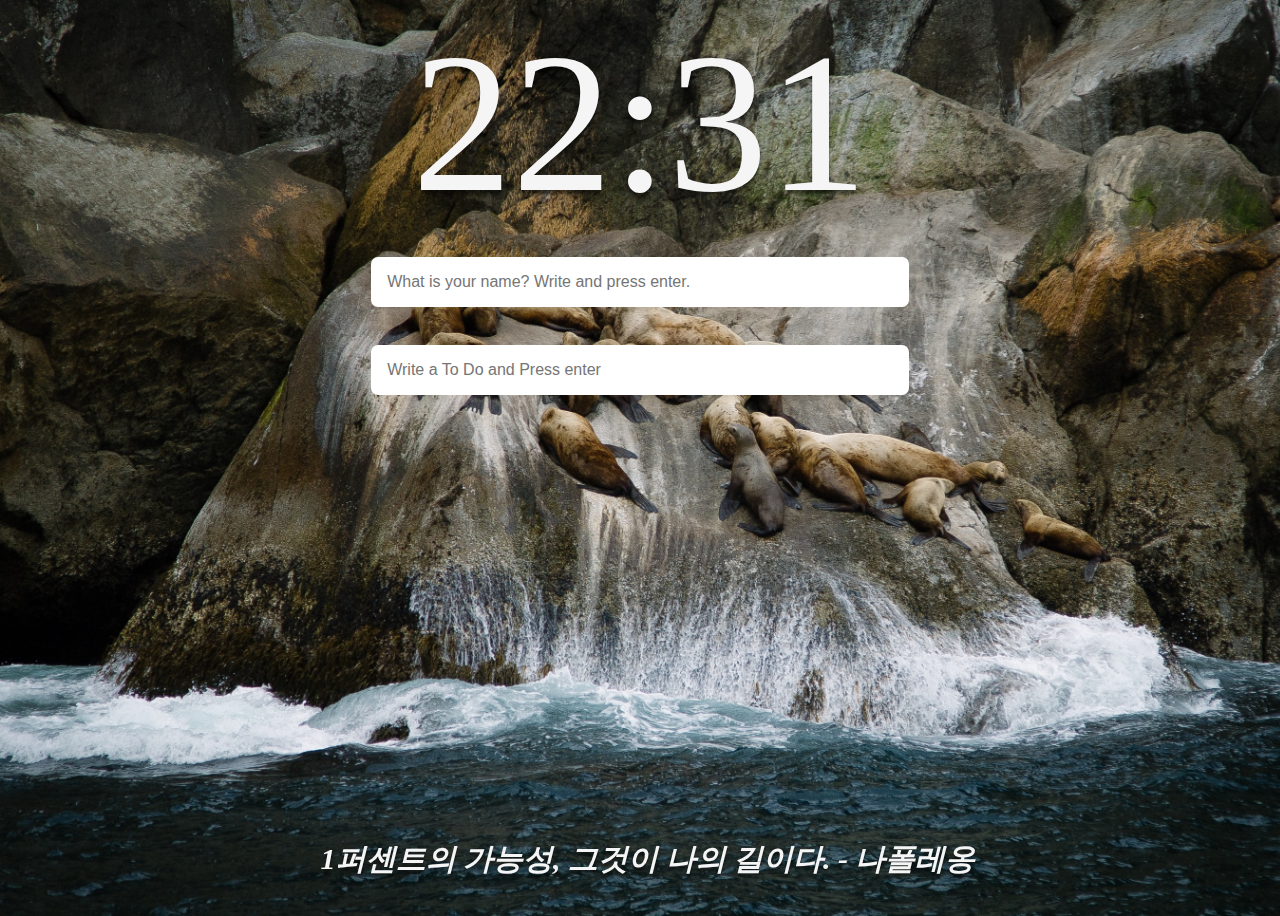
<file: Home/index.html>
<!DOCTYPE html>
<html lang="en">
<head>
    <meta charset="UTF-8">
    <meta http-equiv="X-UA-Compatible" content="IE=edge">
    <meta name="viewport" content="width=device-width, initial-scale=1.0">
    <link rel="stylesheet" href="css/style.css" />
    <title>Momentum</title>
</head>
<body>
    <div class="clock_style">
        <span id="clock">00:00:00</span>
    </div>
    <div id="weather" class="weather_style">
        <span></span>
        <span></span>
    </div>
    <div class="form_align">
        <form id="login-form" class="hidden">
            <input required maxlength="15" type="text" id="name" placeholder="What is your name? Write and press enter." class="name_style" />
            <!-- <input type="submit" class="button-62" value="Log In" /> -->
        </form>
    </div>
    <h1 id="greeting" class="hidden print_name"></h1>

    <div class="form_align">
        <form id="todo-form">
            <input type="text" placeholder="Write a To Do and Press enter" required class="todo_input_style" />
        </form>
        
    </div>
    <div class="form_align">
        <div class="left_align">
            <ul id="todo-list" class="todo_font_style"></ul>
        </div>
    </div>
    <div id="quotes" class="footer">
        <span></span>
        <span></span>
    </div>
    <script src="js/weather.js"></script>
    <script src="js/quotes.js"></script>
    <script src="js/background.js"></script>
    <script src="js/greetings.js"></script>
    <script src="js/clock.js"></script>
    <script src="js/todo.js"></script>
    
</body>
</html>
</file>
<file: Home/css/style.css>
/* body {
    height: 100vh;
    background-image: url("../img/0.jpg");
    background-image: no-repeat;
    background-size: cover;
} */

.hidden {
    display: none;
}

.weather_style {
    font-family:Georgia, 'Times New Roman', Times, serif;
    font-style: italic;
    font-size: 20px;
    color:whitesmoke;
    text-align: center;
    text-shadow: 0px 4px 3px rgba(0,0,0,0.4), 0px 8px 13px rgba(0,0,0,0.1), 0px 18px 23px rgba(0,0,0,0.1);
    margin: 20px;
}

.clock_style {
    font-family: Georgia, 'Times New Roman', Times, serif;
    font-size: 200px;
    color: whitesmoke;
    text-align: center;
    text-shadow: 0px 4px 3px rgba(0,0,0,0.4), 0px 8px 13px rgba(0,0,0,0.1), 0px 18px 23px rgba(0,0,0,0.1);
}

.footer {
    position: fixed;
    bottom: 20px;
    width: 100%;
    text-align: center;
    color: whitesmoke;
    font-family: Georgia, 'Times New Roman', Times, serif;
    font-size: 30px;
    font-style: italic;
    font-weight: bold;
    text-shadow: 0px 4px 3px rgba(0,0,0,0.4), 0px 8px 13px rgba(0,0,0,0.1), 0px 18px 23px rgba(0,0,0,0.1);
}

.name_style {
    width: 40%;
    border: 0;
    border-radius: 7px;
    outline: 0;
    font-size: 16px;
    padding: 1em; 
}

.form_align {
    text-align: center;
}

.left_align {
    text-align: left;
    margin-left: 30%;
}

.button-62 {
    background: linear-gradient(to bottom right, #EF4765, #FF9A5A);
    border: 0;
    border-radius: 12px;
    color: #FFFFFF;
    cursor: pointer;
    display: inline-block;
    font-family: -apple-system,system-ui,"Segoe UI",Roboto,Helvetica,Arial,sans-serif;
    font-size: 16px;
    font-weight: 500;
    line-height: 2.5;
    outline: transparent;
    padding: 0 1rem;
    text-align: center;
    text-decoration: none;
    transition: box-shadow .2s ease-in-out;
    user-select: none;
    -webkit-user-select: none;
    touch-action: manipulation;
    white-space: nowrap;
    height: 50px;
  }
  
  .button-62:not([disabled]):focus {
    box-shadow: 0 0 .25rem rgba(0, 0, 0, 0.5), -.125rem -.125rem 1rem rgba(239, 71, 101, 0.5), .125rem .125rem 1rem rgba(255, 154, 90, 0.5);
  }
  
  .button-62:not([disabled]):hover {
    box-shadow: 0 0 .25rem rgba(0, 0, 0, 0.5), -.125rem -.125rem 1rem rgba(239, 71, 101, 0.5), .125rem .125rem 1rem rgba(255, 154, 90, 0.5);
  }

  .print_name {
      text-align: center;
      color: whitesmoke;
      font-family: Georgia, 'Times New Roman', Times, serif;
      margin: 20px;
      text-shadow: 0px 4px 3px rgba(0,0,0,0.4), 0px 8px 13px rgba(0,0,0,0.1), 0px 18px 23px rgba(0,0,0,0.1);
  }

  .todo_input_style {
    width: 40%;
    border: 0;
    border-radius: 7px;
    outline: 0;
    font-size: 16px;
    padding: 1em;
    margin-top: 3%;
  }

  .todo_font_style {
    font-family:'Courier New', Courier, monospace;
    font-size: 20px;
    color:whitesmoke;
    font-weight: bold;
    text-shadow: 0px 4px 3px rgba(0,0,0,0.4), 0px 8px 13px rgba(0,0,0,0.1), 0px 18px 23px rgba(0,0,0,0.1);
  }

  .todo_margin {
      margin-left: 2px;
  }

.delete_todo {
  background-color: rgba(0, 0, 0, 0);
  border-radius: 8px;
  border-width: 0;
  color: #333333;
  cursor: pointer;
  display: inline-block;
  font-family: "Haas Grot Text R Web", "Helvetica Neue", Helvetica, Arial, sans-serif;
  font-size: 14px;
  font-weight: 500;
  line-height: 20px;
  list-style: none;
  margin: 0;
  text-align: center;
  transition: all 200ms;
  vertical-align: baseline;
  white-space: nowrap;
  user-select: none;
  -webkit-user-select: none;
  touch-action: manipulation;
}
</file>
